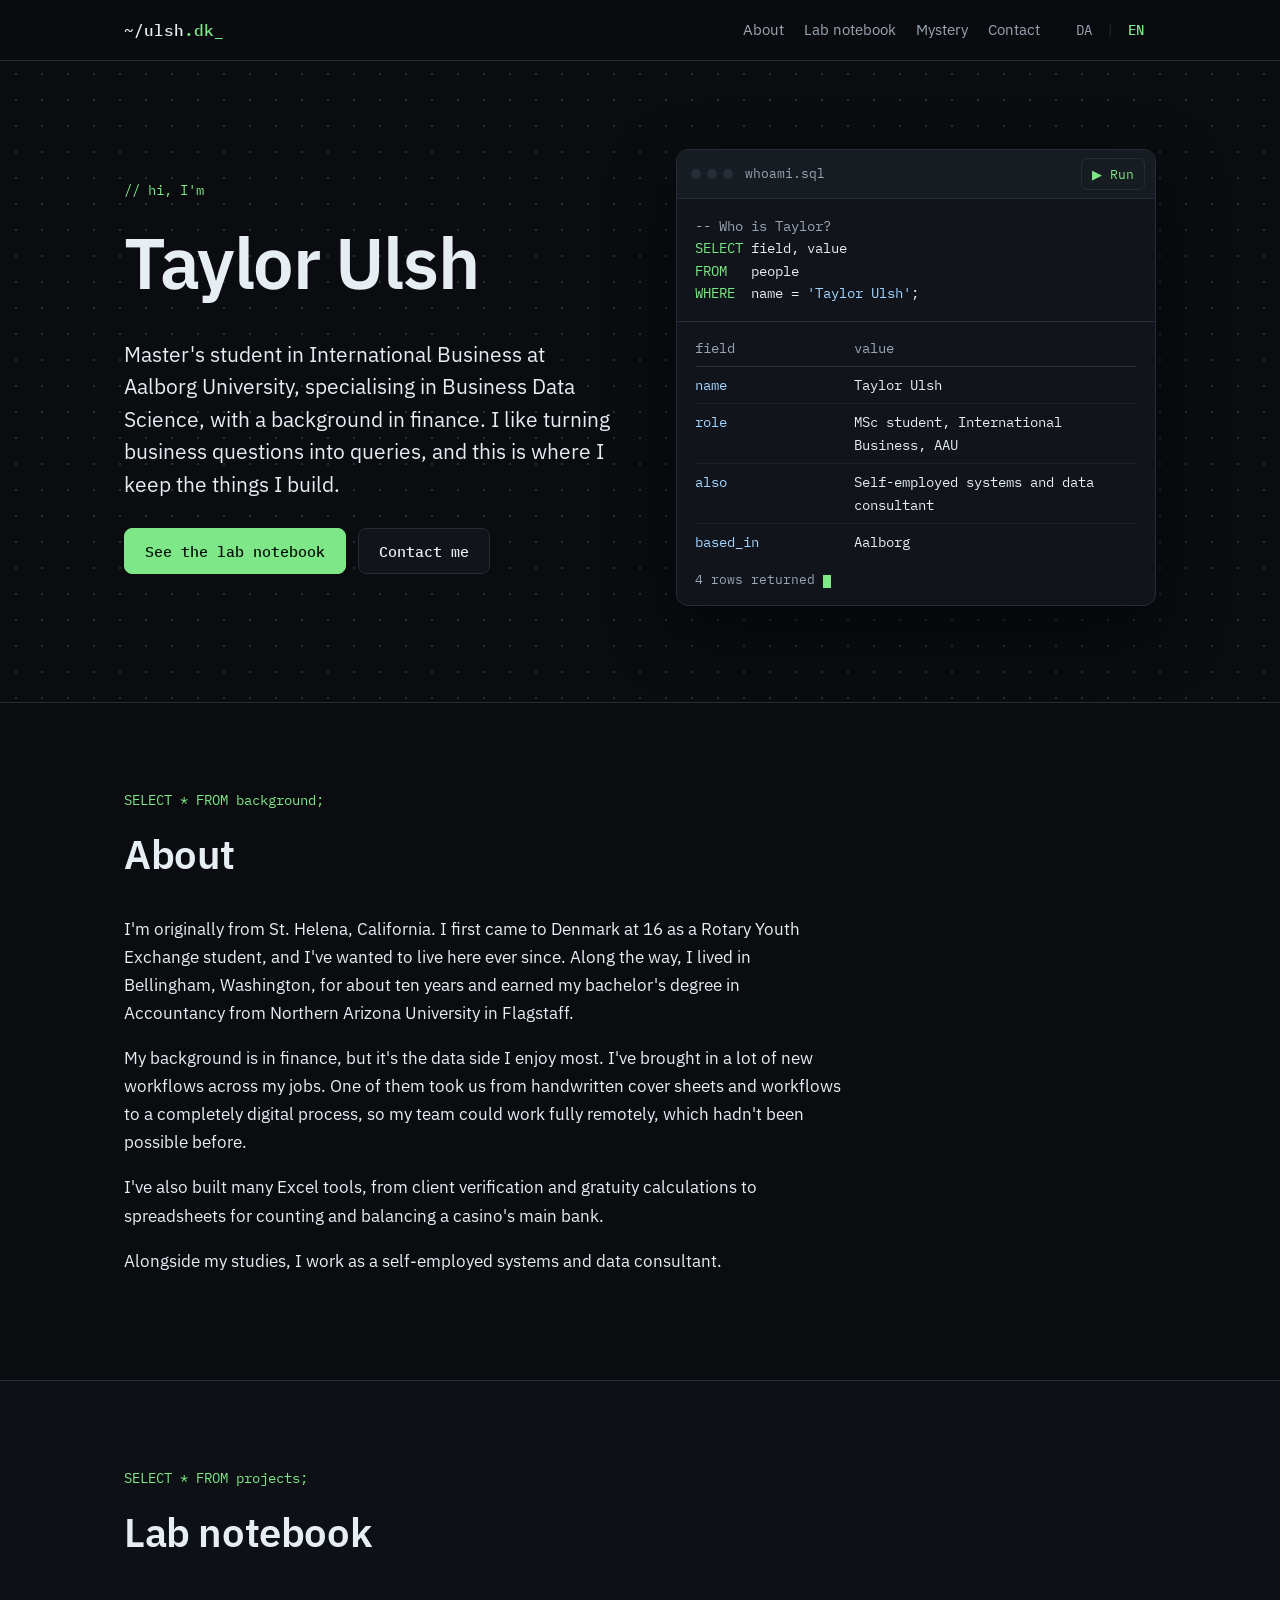
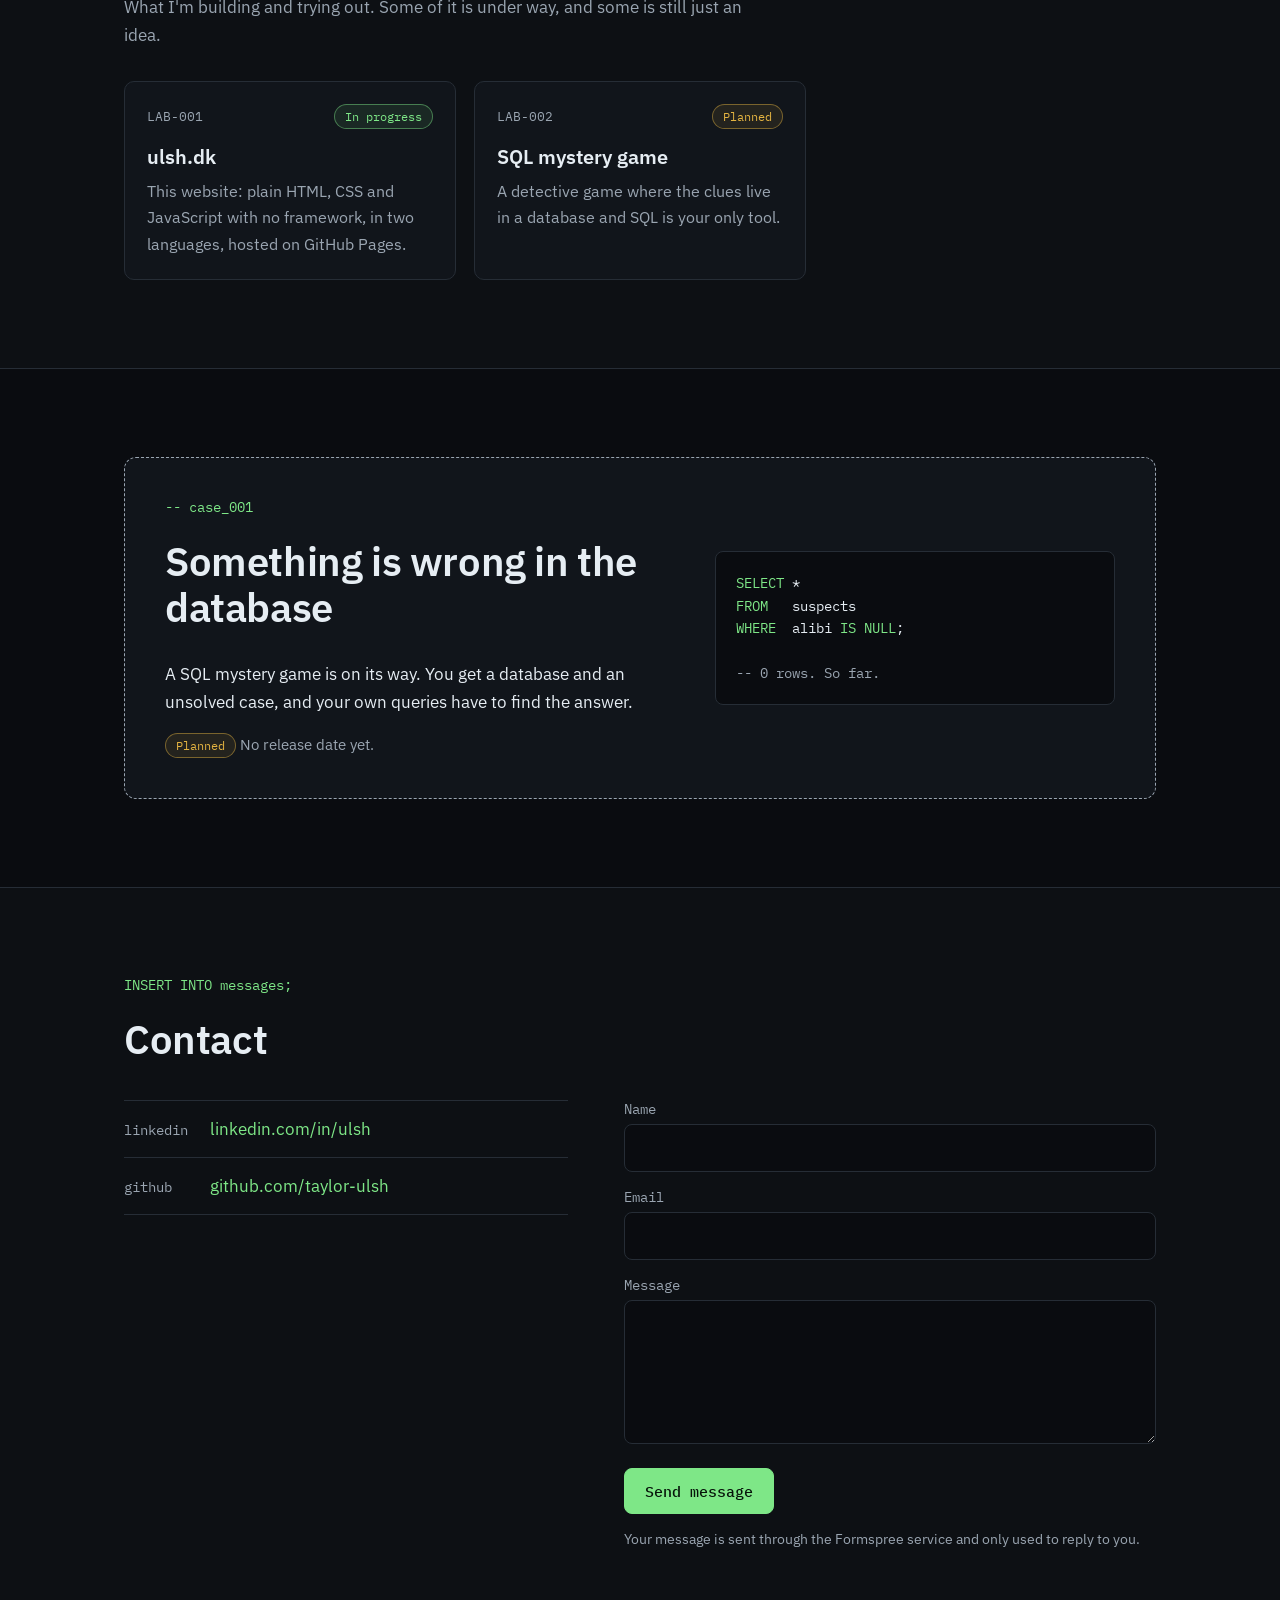
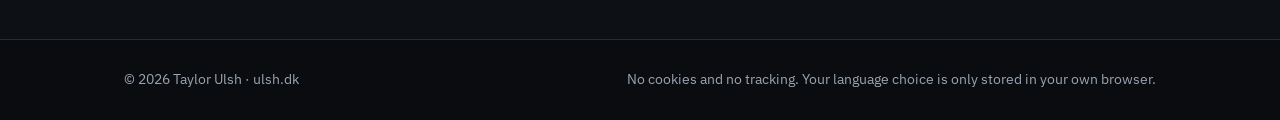
<file: index.html>
<!doctype html>
<html lang="da">
<head>
  <meta charset="utf-8">
  <meta name="viewport" content="width=device-width, initial-scale=1">
  <title>Taylor Ulsh</title>
  <meta name="description" content="Taylor Ulsh: personlig hjemmeside med projekter, lab-notesbog og kontakt. Personal website with projects, a lab notebook and contact details.">
  <meta name="theme-color" content="#0a0c10">
  <link rel="icon" href="favicon.svg" type="image/svg+xml">
  <link rel="preload" href="fonts/ibm-plex-sans-400.woff2" as="font" type="font/woff2" crossorigin>
  <link rel="preload" href="fonts/ibm-plex-mono-400.woff2" as="font" type="font/woff2" crossorigin>
  <link rel="stylesheet" href="css/style.css">
  <script>
    // runs before the page is drawn, so the wrong language never flashes up
    // a saved choice wins; otherwise the first danish or english browser language; otherwise english
    (function () {
      var lang = null;
      try {
        var saved = localStorage.getItem('lang');
        if (saved === 'da' || saved === 'en') lang = saved;
      } catch (e) {}
      if (!lang) {
        var prefs = navigator.languages || [navigator.language || ''];
        for (var i = 0; i < prefs.length && !lang; i++) {
          var code = String(prefs[i]).slice(0, 2).toLowerCase();
          if (code === 'da' || code === 'en') lang = code;
        }
      }
      document.documentElement.lang = lang || 'en';
      document.documentElement.classList.add('js');
    })();
  </script>
</head>
<body>
  <a class="skip-link" href="#main"><span lang="da">Gå til indhold</span><span lang="en">Skip to content</span></a>

  <header class="site-header">
    <div class="wrap header-inner">
      <a class="logo" href="#top">~/ulsh<span class="accent">.dk_</span></a>
      <nav class="site-nav" aria-label="Menu">
        <a href="#about"><span lang="da">Om mig</span><span lang="en">About</span></a>
        <a href="#lab"><span lang="da">Lab-notesbog</span><span lang="en">Lab notebook</span></a>
        <a href="#mystery"><span lang="da">Mysterie</span><span lang="en">Mystery</span></a>
        <a href="#contact"><span lang="da">Kontakt</span><span lang="en">Contact</span></a>
      </nav>
      <div class="lang-toggle" role="group" aria-label="Sprog / Language">
        <button type="button" data-set-lang="da" aria-label="Dansk">DA</button>
        <span aria-hidden="true">|</span>
        <button type="button" data-set-lang="en" aria-label="English">EN</button>
      </div>
    </div>
  </header>

  <main id="main">
    <section class="hero" id="top">
      <div class="wrap hero-grid">
        <div>
          <p class="section-label" lang="da">// hej, jeg er</p>
          <p class="section-label" lang="en">// hi, I'm</p>
          <h1>Taylor Ulsh</h1>
          <p class="lede" lang="da">Kandidatstuderende i International Business på Aalborg Universitet med fokus på Business Data Science og en baggrund inden for finans. Jeg kan godt lide at omsætte forretningsspørgsmål til dataforespørgsler, og her samler jeg de ting, jeg bygger.</p>
          <p class="lede" lang="en">Master's student in International Business at Aalborg University, specialising in Business Data Science, with a background in finance. I like turning business questions into queries, and this is where I keep the things I build.</p>
          <div class="hero-actions">
            <a class="btn btn-primary" href="#lab"><span lang="da">Se lab-notesbogen</span><span lang="en">See the lab notebook</span></a>
            <a class="btn" href="#contact"><span lang="da">Kontakt mig</span><span lang="en">Contact me</span></a>
          </div>
        </div>

        <figure class="sql-window play" id="sql-window">
          <div class="sql-bar">
            <span class="dots" aria-hidden="true"><i></i><i></i><i></i></span>
            <span class="sql-title">whoami.sql</span>
            <button type="button" class="sql-run" id="sql-run"><span aria-hidden="true">▶</span> <span lang="da">Kør</span><span lang="en">Run</span></button>
          </div>
          <pre class="sql-code"><code><span class="line" style="--i:0"><span class="c" lang="da">-- Hvem er Taylor?</span><span class="c" lang="en">-- Who is Taylor?</span></span><span class="line" style="--i:1"><span class="k">SELECT</span> field, value</span><span class="line" style="--i:2"><span class="k">FROM</span>   people</span><span class="line" style="--i:3"><span class="k">WHERE</span>  name = <span class="s">'Taylor Ulsh'</span>;</span></code></pre>
          <div class="sql-results">
            <table>
              <caption class="visually-hidden"><span lang="da">Resultat af forespørgslen om Taylor</span><span lang="en">Result of the query about Taylor</span></caption>
              <thead>
                <tr><th scope="col">field</th><th scope="col">value</th></tr>
              </thead>
              <tbody>
                <tr><th scope="row">name</th><td>Taylor Ulsh</td></tr>
                <tr><th scope="row">role</th><td><span lang="da">Kandidatstuderende, International Business, AAU</span><span lang="en">MSc student, International Business, AAU</span></td></tr>
                <tr><th scope="row">also</th><td><span lang="da">Selvstændig system- og datakonsulent</span><span lang="en">Self-employed systems and data consultant</span></td></tr>
                <tr><th scope="row">based_in</th><td>Aalborg</td></tr>
              </tbody>
            </table>
            <p class="sql-status"><span lang="da">4 rækker returneret</span><span lang="en">4 rows returned</span><span class="cursor" aria-hidden="true"></span></p>
          </div>
        </figure>
      </div>
    </section>

    <section class="section" id="about">
      <div class="wrap narrow">
        <p class="section-label">SELECT * FROM background;</p>
        <h2><span lang="da">Om mig</span><span lang="en">About</span></h2>
        <p lang="da">Jeg kommer oprindeligt fra St. Helena i Californien. Jeg kom første gang til Danmark som 16-årig som udvekslingsstudent gennem Rotary, og lige siden har jeg haft lyst til at bo her. Undervejs boede jeg omkring ti år i Bellingham i staten Washington og tog min bachelor i regnskab (Accountancy) på Northern Arizona University i Flagstaff.</p>
        <p lang="en">I'm originally from St. Helena, California. I first came to Denmark at 16 as a Rotary Youth Exchange student, and I've wanted to live here ever since. Along the way, I lived in Bellingham, Washington, for about ten years and earned my bachelor's degree in Accountancy from Northern Arizona University in Flagstaff.</p>
        <p lang="da">Min baggrund er inden for finans, men det er datasiden, jeg brænder mest for. I mine forskellige jobs har jeg indført mange nye arbejdsgange. Blandt andet gik vi fra håndskrevne følgeskemaer og manuelle rutiner til en fuldt digital proces, så mit team kunne arbejde 100% hjemmefra – hvilket ikke havde været muligt før.</p>
        <p lang="en">My background is in finance, but it's the data side I enjoy most. I've brought in a lot of new workflows across my jobs. One of them took us from handwritten cover sheets and workflows to a completely digital process, so my team could work fully remotely, which hadn't been possible before.</p>
        <p lang="da">Jeg har også opbygget mange Excel-værktøjer, lige fra kundeverifikation og beregning af drikkepenge til regneark til optælling og afstemning af hovedkassen på et kasino.</p>
        <p lang="en">I've also built many Excel tools, from client verification and gratuity calculations to spreadsheets for counting and balancing a casino's main bank.</p>
        <p lang="da">Ved siden af mine studier arbejder jeg som selvstændig system- og datakonsulent.</p>
        <p lang="en">Alongside my studies, I work as a self-employed systems and data consultant.</p>
      </div>
    </section>

    <section class="section section-alt" id="lab">
      <div class="wrap">
        <p class="section-label">SELECT * FROM projects;</p>
        <h2><span lang="da">Lab-notesbog</span><span lang="en">Lab notebook</span></h2>
        <p class="section-intro" lang="da">Det, jeg bygger og afprøver. Nogle ting er i gang, andre er stadig kun en idé.</p>
        <p class="section-intro" lang="en">What I'm building and trying out. Some of it is under way, and some is still just an idea.</p>

        <div class="lab-grid">
          <article class="lab-card">
            <div class="lab-meta">
              <span class="lab-id">LAB-001</span>
              <span class="badge badge-progress"><span lang="da">I gang</span><span lang="en">In progress</span></span>
            </div>
            <h3>ulsh.dk</h3>
            <p lang="da">Denne hjemmeside: ren HTML, CSS og JavaScript uden framework, på to sprog og hostet på GitHub Pages.</p>
            <p lang="en">This website: plain HTML, CSS and JavaScript with no framework, in two languages, hosted on GitHub Pages.</p>
          </article>

          <article class="lab-card">
            <div class="lab-meta">
              <span class="lab-id">LAB-002</span>
              <span class="badge badge-planned"><span lang="da">Planlagt</span><span lang="en">Planned</span></span>
            </div>
            <h3><span lang="da">SQL-mysteriespil</span><span lang="en">SQL mystery game</span></h3>
            <p lang="da">Et detektivspil, hvor sporene ligger i en database, og SQL er dit eneste værktøj.</p>
            <p lang="en">A detective game where the clues live in a database and SQL is your only tool.</p>
          </article>
        </div>
      </div>
    </section>

    <section class="section" id="mystery">
      <div class="wrap">
        <div class="case-file">
          <div>
            <p class="section-label"><span lang="da">-- sag_001</span><span lang="en">-- case_001</span></p>
            <h2><span lang="da">Noget er galt i databasen</span><span lang="en">Something is wrong in the database</span></h2>
            <p lang="da">Et SQL-mysteriespil er på vej. Du får en database og en uopklaret sag, og svaret skal du selv finde med dine forespørgsler.</p>
            <p lang="en">A SQL mystery game is on its way. You get a database and an unsolved case, and your own queries have to find the answer.</p>
            <p class="case-note"><span class="badge badge-planned"><span lang="da">Planlagt</span><span lang="en">Planned</span></span> <span lang="da">Ingen udgivelsesdato endnu.</span><span lang="en">No release date yet.</span></p>
          </div>
          <pre class="case-code" aria-hidden="true"><code><span class="k">SELECT</span> *
<span class="k">FROM</span>   suspects
<span class="k">WHERE</span>  alibi <span class="k">IS NULL</span>;

<span class="c" lang="da">-- 0 rækker. Indtil videre.</span><span class="c" lang="en">-- 0 rows. So far.</span></code></pre>
        </div>
      </div>
    </section>

    <section class="section section-alt" id="contact">
      <div class="wrap">
        <p class="section-label">INSERT INTO messages;</p>
        <h2><span lang="da">Kontakt</span><span lang="en">Contact</span></h2>
        <div class="contact-grid">
          <ul class="contact-links">
            <li><a href="https://www.linkedin.com/in/ulsh" rel="noopener"><span class="contact-key">linkedin</span> linkedin.com/in/ulsh</a></li>
            <li><a href="https://github.com/taylor-ulsh" rel="noopener"><span class="contact-key">github</span> github.com/taylor-ulsh</a></li>
          </ul>

          <!-- Static sites can't send mail, so Formspree delivers the form. -->
          <form class="contact-form" id="contact-form" action="https://formspree.io/f/xwvwapeg" method="POST">
            <div class="field">
              <label for="cf-name"><span lang="da">Navn</span><span lang="en">Name</span></label>
              <input id="cf-name" name="name" type="text" autocomplete="name" required>
            </div>
            <div class="field">
              <label for="cf-email"><span lang="da">E-mail</span><span lang="en">Email</span></label>
              <input id="cf-email" name="email" type="email" autocomplete="email" inputmode="email" required>
            </div>
            <div class="field">
              <label for="cf-message"><span lang="da">Besked</span><span lang="en">Message</span></label>
              <textarea id="cf-message" name="message" rows="5" required></textarea>
            </div>
            <!-- Spam trap: display:none so browser autofill skips it, but bots still fill it in and get rejected. -->
            <input type="text" name="_gotcha" style="display:none" tabindex="-1" autocomplete="off" aria-hidden="true">
            <button class="btn btn-primary" type="submit"><span lang="da">Send besked</span><span lang="en">Send message</span></button>
            <div class="form-status" aria-live="polite">
              <p data-state="sending" hidden><span lang="da">Sender…</span><span lang="en">Sending…</span></p>
              <p data-state="sent" class="ok" hidden><span lang="da">Tak! Din besked er sendt.</span><span lang="en">Thanks! Your message has been sent.</span></p>
              <p data-state="error" class="bad" hidden><span lang="da">Beskeden kunne ikke sendes. Prøv igen, eller skriv til mig på LinkedIn.</span><span lang="en">Your message couldn't be sent. Please try again, or write to me on LinkedIn.</span></p>
            </div>
            <p class="form-note" lang="da">Din besked sendes via tjenesten Formspree og bruges kun til at svare dig.</p>
            <p class="form-note" lang="en">Your message is sent through the Formspree service and only used to reply to you.</p>
          </form>
        </div>
      </div>
    </section>
  </main>

  <footer class="site-footer">
    <div class="wrap footer-inner">
      <span>© 2026 Taylor Ulsh · ulsh.dk</span>
      <span lang="da">Ingen cookies og ingen sporing. Dit sprogvalg gemmes kun i din egen browser.</span>
      <span lang="en">No cookies and no tracking. Your language choice is only stored in your own browser.</span>
    </div>
  </footer>

  <script src="js/main.js"></script>
</body>
</html>
</file>
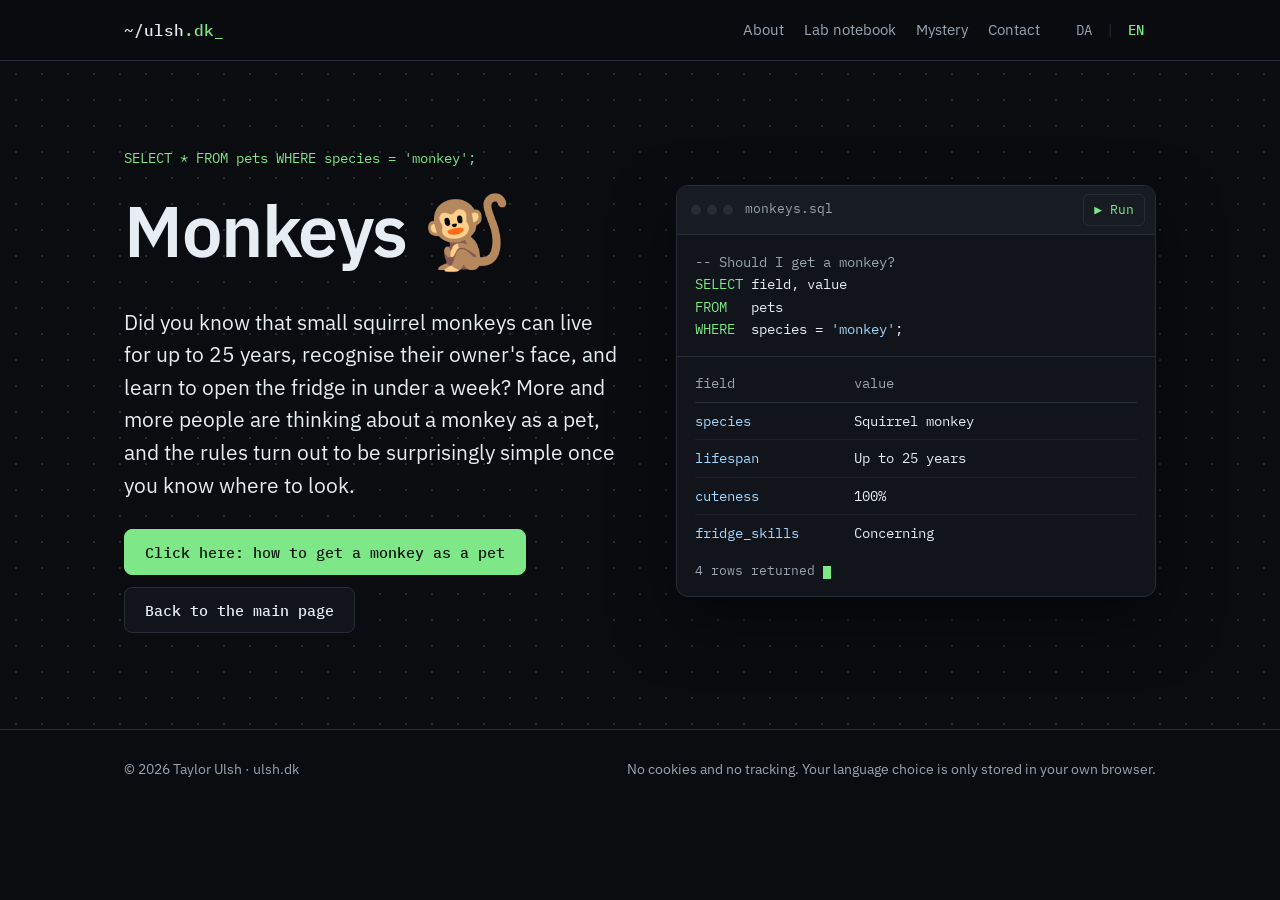
<file: monkeys/index.html>
<!doctype html>
<html lang="da">
<head>
  <meta charset="utf-8">
  <meta name="viewport" content="width=device-width, initial-scale=1">
  <title>Monkeys · Taylor Ulsh</title>
  <meta name="robots" content="noindex, nofollow">
  <meta name="theme-color" content="#0a0c10">
  <link rel="icon" href="../favicon.svg" type="image/svg+xml">
  <link rel="stylesheet" href="../css/style.css">
  <script>
    // same language choice as the main page
    (function () {
      var lang = null;
      try {
        var saved = localStorage.getItem('lang');
        if (saved === 'da' || saved === 'en') lang = saved;
      } catch (e) {}
      if (!lang) {
        var prefs = navigator.languages || [navigator.language || ''];
        for (var i = 0; i < prefs.length && !lang; i++) {
          var code = String(prefs[i]).slice(0, 2).toLowerCase();
          if (code === 'da' || code === 'en') lang = code;
        }
      }
      document.documentElement.lang = lang || 'en';
      document.documentElement.classList.add('js');
    })();
  </script>
</head>
<body>
  <header class="site-header">
    <div class="wrap header-inner">
      <a class="logo" href="../">~/ulsh<span class="accent">.dk_</span></a>
      <nav class="site-nav" aria-label="Menu">
        <a href="../#about"><span lang="da">Om mig</span><span lang="en">About</span></a>
        <a href="../#lab"><span lang="da">Lab-notesbog</span><span lang="en">Lab notebook</span></a>
        <a href="../#mystery"><span lang="da">Mysterie</span><span lang="en">Mystery</span></a>
        <a href="../#contact"><span lang="da">Kontakt</span><span lang="en">Contact</span></a>
      </nav>
      <div class="lang-toggle" role="group" aria-label="Sprog / Language">
        <button type="button" data-set-lang="da" aria-label="Dansk">DA</button>
        <span aria-hidden="true">|</span>
        <button type="button" data-set-lang="en" aria-label="English">EN</button>
      </div>
    </div>
  </header>

  <main id="main">
    <section class="hero">
      <div class="wrap hero-grid">
        <div>
          <p class="section-label">SELECT * FROM pets WHERE species = 'monkey';</p>
          <h1><span lang="da">Aber 🐒</span><span lang="en">Monkeys 🐒</span></h1>
          <p class="lede" lang="da">Vidste du, at små egernaber kan blive op til 25 år gamle, genkende deres ejers ansigt og lære at åbne køleskabet på under en uge? Flere og flere danskere overvejer en abe som kæledyr, men reglerne er overraskende enkle, når man ved, hvor man skal kigge.</p>
          <p class="lede" lang="en">Did you know that small squirrel monkeys can live for up to 25 years, recognise their owner's face, and learn to open the fridge in under a week? More and more people are thinking about a monkey as a pet, and the rules turn out to be surprisingly simple once you know where to look.</p>
          <div class="hero-actions">
            <a class="btn btn-primary" href="https://www.youtube.com/watch?v=dQw4w9WgXcQ" rel="noopener noreferrer"><span lang="da">Klik her: sådan får du en abe som kæledyr</span><span lang="en">Click here: how to get a monkey as a pet</span></a>
            <a class="btn" href="../"><span lang="da">Tilbage til forsiden</span><span lang="en">Back to the main page</span></a>
          </div>
        </div>

        <figure class="sql-window play" id="sql-window">
          <div class="sql-bar">
            <span class="dots" aria-hidden="true"><i></i><i></i><i></i></span>
            <span class="sql-title">monkeys.sql</span>
            <button type="button" class="sql-run" id="sql-run"><span aria-hidden="true">▶</span> <span lang="da">Kør</span><span lang="en">Run</span></button>
          </div>
          <pre class="sql-code"><code><span class="line" style="--i:0"><span class="c" lang="da">-- Skal jeg have en abe?</span><span class="c" lang="en">-- Should I get a monkey?</span></span><span class="line" style="--i:1"><span class="k">SELECT</span> field, value</span><span class="line" style="--i:2"><span class="k">FROM</span>   pets</span><span class="line" style="--i:3"><span class="k">WHERE</span>  species = <span class="s">'monkey'</span>;</span></code></pre>
          <div class="sql-results">
            <table>
              <caption class="visually-hidden"><span lang="da">Fakta om aber</span><span lang="en">Monkey facts</span></caption>
              <thead>
                <tr><th scope="col">field</th><th scope="col">value</th></tr>
              </thead>
              <tbody>
                <tr><th scope="row">species</th><td><span lang="da">Egernabe</span><span lang="en">Squirrel monkey</span></td></tr>
                <tr><th scope="row">lifespan</th><td><span lang="da">Op til 25 år</span><span lang="en">Up to 25 years</span></td></tr>
                <tr><th scope="row">cuteness</th><td>100%</td></tr>
                <tr><th scope="row">fridge_skills</th><td><span lang="da">Bekymrende</span><span lang="en">Concerning</span></td></tr>
              </tbody>
            </table>
            <p class="sql-status"><span lang="da">4 rækker returneret</span><span lang="en">4 rows returned</span><span class="cursor" aria-hidden="true"></span></p>
          </div>
        </figure>
      </div>
    </section>
  </main>

  <footer class="site-footer">
    <div class="wrap footer-inner">
      <span>© 2026 Taylor Ulsh · ulsh.dk</span>
      <span lang="da">Ingen cookies og ingen sporing. Dit sprogvalg gemmes kun i din egen browser.</span>
      <span lang="en">No cookies and no tracking. Your language choice is only stored in your own browser.</span>
    </div>
  </footer>

  <script>
    // language toggle only (main.js expects elements this page doesn't have)
    (function () {
      var root = document.documentElement;
      var buttons = document.querySelectorAll('[data-set-lang]');
      function applyLang(lang) {
        root.lang = lang;
        document.title = (lang === 'da' ? 'Aber' : 'Monkeys') + ' · Taylor Ulsh';
        buttons.forEach(function (b) { b.setAttribute('aria-pressed', String(b.dataset.setLang === lang)); });
      }
      buttons.forEach(function (b) {
        b.addEventListener('click', function () {
          applyLang(b.dataset.setLang);
          try { localStorage.setItem('lang', b.dataset.setLang); } catch (e) {}
        });
      });
      applyLang(root.lang);

      // SQL window: "Run" replays the animation, same as the main page
      var sqlWindow = document.getElementById('sql-window');
      document.getElementById('sql-run').addEventListener('click', function () {
        sqlWindow.classList.remove('play');
        void sqlWindow.offsetWidth; // makes the browser notice the removal, so the animation restarts
        sqlWindow.classList.add('play');
      });
    })();
  </script>
</body>
</html>
</file>
<file: css/style.css>
/* Fonts are hosted with the site, so visitors' browsers never contact Google. */
@font-face { font-family: "IBM Plex Sans"; src: url("../fonts/ibm-plex-sans-400.woff2") format("woff2"); font-weight: 400; font-display: swap; }
@font-face { font-family: "IBM Plex Sans"; src: url("../fonts/ibm-plex-sans-600.woff2") format("woff2"); font-weight: 600; font-display: swap; }
@font-face { font-family: "IBM Plex Mono"; src: url("../fonts/ibm-plex-mono-400.woff2") format("woff2"); font-weight: 400; font-display: swap; }
@font-face { font-family: "IBM Plex Mono"; src: url("../fonts/ibm-plex-mono-500.woff2") format("woff2"); font-weight: 500; font-display: swap; }

:root {
  color-scheme: dark;
  --bg: #0a0c10;
  --surface: #11151b;
  --surface-2: #171c23;
  --line: #262d36;
  --text: #e6edf3;
  --muted: #9aa5b1;
  --accent: #7ee787;
  --string: #a5d6ff;
  --amber: #e3b341;
  --red: #ff9492;
  --sans: "IBM Plex Sans", system-ui, -apple-system, "Segoe UI", sans-serif;
  --mono: "IBM Plex Mono", ui-monospace, Menlo, Consolas, monospace;
  --header-height: 60px;
}

/* The language switch: only text in the active language is shown. */
html[lang="da"] [lang="en"],
html[lang="en"] [lang="da"] { display: none; }

html:not(.js) .lang-toggle,
html:not(.js) .sql-run { display: none; }

*, *::before, *::after { box-sizing: border-box; }

html {
  scroll-behavior: smooth;
  scroll-padding-top: calc(var(--header-height) + 16px);
  -webkit-text-size-adjust: 100%;
}

body {
  margin: 0;
  background: var(--bg);
  color: var(--text);
  font: 400 17px/1.65 var(--sans);
  overflow-wrap: break-word;
}

h1, h2, h3 { line-height: 1.15; margin: 0; font-weight: 600; }
p { margin: 0 0 1em; }
pre, code { font-family: var(--mono); }
a { color: var(--accent); text-underline-offset: 3px; }
:focus-visible { outline: 2px solid var(--accent); outline-offset: 3px; border-radius: 2px; }

.wrap { width: min(1080px, 100%); margin-inline: auto; padding-inline: 24px; }
.narrow > * { max-width: 720px; }
.accent { color: var(--accent); }

.visually-hidden {
  position: absolute; width: 1px; height: 1px; margin: -1px; padding: 0;
  overflow: hidden; clip-path: inset(50%); white-space: nowrap; border: 0;
}

.skip-link {
  position: absolute; left: 12px; top: -60px; z-index: 20;
  padding: 8px 14px; background: var(--accent); color: var(--bg); border-radius: 6px;
}
.skip-link:focus { top: 12px; }

/* Header */
.site-header {
  position: sticky; top: 0; z-index: 10;
  background: rgba(10, 12, 16, .92);
  backdrop-filter: blur(8px);
  border-bottom: 1px solid var(--line);
}
.header-inner { display: flex; align-items: center; gap: 24px; min-height: var(--header-height); }
.logo { font: 500 16px var(--mono); color: var(--text); text-decoration: none; }
.site-nav { display: flex; gap: 20px; margin-left: auto; }
.site-nav a { color: var(--muted); font-size: 15px; text-decoration: none; padding: 6px 0; }
.site-nav a:hover { color: var(--text); }

.lang-toggle { display: flex; align-items: center; gap: 2px; font: 400 14px var(--mono); color: var(--line); }
.lang-toggle button {
  min-width: 40px; min-height: 40px; padding: 0 6px;
  background: none; border: 0; border-radius: 6px;
  color: var(--muted); font: inherit; cursor: pointer;
}
.lang-toggle button:hover { color: var(--text); }
.lang-toggle button[aria-pressed="true"] { color: var(--accent); font-weight: 500; }

/* Hero */
.hero {
  padding-block: 88px 96px;
  background-image: radial-gradient(var(--line) 1px, transparent 1px);
  background-size: 26px 26px;
  background-position: center top;
}
.hero-grid { display: grid; grid-template-columns: minmax(0, 1fr) minmax(0, 480px); gap: 56px; align-items: center; }
h1 { font-size: clamp(44px, 7vw, 72px); letter-spacing: -.02em; margin-bottom: 34px; }
.lede { font-size: clamp(18px, 2vw, 21px); line-height: 1.55; color: var(--text); margin-bottom: 28px; }
.hero-actions { display: flex; flex-wrap: wrap; gap: 12px; }

.btn {
  display: inline-flex; align-items: center; justify-content: center;
  min-height: 46px; padding: 0 20px;
  background: var(--surface); color: var(--text);
  border: 1px solid var(--line); border-radius: 8px;
  font: 500 15px var(--mono); text-decoration: none; cursor: pointer;
}
.btn:hover { border-color: var(--muted); }
.btn-primary { background: var(--accent); border-color: var(--accent); color: #07140a; }
.btn-primary:hover { background: #98efa0; border-color: #98efa0; }
.btn:disabled { opacity: .6; cursor: progress; }

/* SQL window */
.sql-window {
  margin: 0;
  background: var(--surface);
  border: 1px solid var(--line);
  border-radius: 12px;
  overflow: hidden;
  box-shadow: 0 24px 60px rgba(0, 0, 0, .5);
  font: 400 14px/1.6 var(--mono);
}
.sql-bar { display: flex; align-items: center; gap: 12px; padding: 8px 10px 8px 14px; background: var(--surface-2); border-bottom: 1px solid var(--line); }
.dots { display: flex; gap: 6px; }
.dots i { width: 10px; height: 10px; border-radius: 50%; background: var(--line); }
.sql-title { color: var(--muted); font-size: 13px; }
.sql-run {
  margin-left: auto; min-height: 32px; padding: 0 10px;
  background: none; border: 1px solid var(--line); border-radius: 6px;
  color: var(--accent); font: 400 13px var(--mono); cursor: pointer;
}
.sql-run:hover { border-color: var(--accent); }

.sql-code { margin: 0; padding: 16px 18px; overflow-x: auto; }
.line { display: block; white-space: pre; min-height: 1.6em; }
.k { color: var(--accent); }
.s { color: var(--string); }
.c { color: var(--muted); }

.sql-results { padding: 0 18px 14px; border-top: 1px solid var(--line); }
.sql-results table { width: 100%; border-collapse: collapse; margin-top: 8px; table-layout: fixed; }
.sql-results th, .sql-results td { padding: 7px 10px 7px 0; text-align: left; vertical-align: top; font-weight: 400; }
.sql-results thead th { color: var(--muted); border-bottom: 1px solid var(--line); }
.sql-results thead th:first-child, .sql-results tbody th { width: 36%; }
.sql-results tbody th { color: var(--string); }
.sql-results tbody tr + tr > * { border-top: 1px solid rgba(38, 45, 54, .55); }
.sql-status { margin: 10px 0 0; color: var(--muted); font-size: 13px; }
.cursor { display: inline-block; width: 8px; height: 1em; margin-left: 8px; vertical-align: text-bottom; background: var(--accent); animation: blink 1.1s steps(2, jump-none) infinite; }

/* The query "types" itself line by line, then the results appear. */
.play .line { animation: type .55s steps(28) both; animation-delay: calc(var(--i) * .5s + .2s); }
.play .sql-results { animation: appear .35s ease-out 2.5s both; }

@keyframes type { from { clip-path: inset(0 100% 0 0); } to { clip-path: inset(0 0 0 0); } }
@keyframes appear { from { opacity: 0; transform: translateY(6px); } to { opacity: 1; transform: none; } }
@keyframes blink { from { opacity: 1; } to { opacity: 0; } }

@media (prefers-reduced-motion: reduce) {
  html { scroll-behavior: auto; }
  .play .line, .play .sql-results, .cursor { animation: none; }
  .sql-run { display: none; }
}

/* Sections */
.section { padding-block: 88px; border-top: 1px solid var(--line); }
.section-alt { background: #0d1014; }
.section-label { margin-bottom: 22px; font: 400 14px var(--mono); color: var(--accent); }
h2 { font-size: clamp(30px, 4vw, 40px); letter-spacing: -.01em; margin-bottom: 38px; }
.section-intro { max-width: 640px; color: var(--muted); margin-bottom: 32px; }

/* Lab notebook */
.lab-grid { display: grid; grid-template-columns: repeat(auto-fill, minmax(min(300px, 100%), 1fr)); gap: 18px; }
.lab-card { display: flex; flex-direction: column; padding: 22px; background: var(--surface); border: 1px solid var(--line); border-radius: 10px; }
.lab-card h3 { font-size: 20px; margin-bottom: 10px; }
.lab-card p { margin: 0; color: var(--muted); font-size: 16px; }
.lab-meta { display: flex; align-items: center; justify-content: space-between; gap: 10px; margin-bottom: 16px; }
.lab-id { font: 400 13px var(--mono); color: var(--muted); }

.badge { display: inline-block; padding: 2px 10px; border: 1px solid; border-radius: 999px; font: 400 12px/1.6 var(--mono); white-space: nowrap; }
.badge-progress { color: var(--accent); border-color: rgba(126, 231, 135, .45); background: rgba(126, 231, 135, .09); }
.badge-planned { color: var(--amber); border-color: rgba(227, 179, 65, .45); background: rgba(227, 179, 65, .09); }

/* Mystery teaser */
.case-file {
  display: grid; grid-template-columns: minmax(0, 1fr) minmax(0, 400px); gap: 40px; align-items: center;
  padding: 40px;
  background: var(--surface);
  border: 1px dashed var(--muted);
  border-radius: 12px;
}
.case-file h2 { margin-bottom: 30px; }
.case-note { margin: 0; color: var(--muted); font-size: 15px; }
.case-code { margin: 0; padding: 20px; background: var(--bg); border: 1px solid var(--line); border-radius: 8px; font-size: 14px; line-height: 1.6; overflow-x: auto; }

/* Contact */
.contact-grid { display: grid; grid-template-columns: minmax(0, 1fr) minmax(0, 1.2fr); gap: 56px; align-items: start; }
.contact-links { list-style: none; margin: 0; padding: 0; }
.contact-links li { border-bottom: 1px solid var(--line); }
.contact-links li:first-child { border-top: 1px solid var(--line); }
.contact-links a { display: flex; flex-wrap: wrap; align-items: baseline; gap: 2px 14px; padding: 14px 0; text-decoration: none; }
.contact-links a:hover { text-decoration: underline; }
.contact-key { width: 72px; flex: none; font: 400 14px var(--mono); color: var(--muted); }

.field { margin-bottom: 16px; }
.field label { display: block; margin-bottom: 6px; font: 400 14px var(--mono); color: var(--muted); }
/* 16px text stops iPhones from zooming in when a field is tapped. */
input, textarea {
  width: 100%; padding: 11px 13px;
  background: var(--bg); color: var(--text);
  border: 1px solid var(--line); border-radius: 8px;
  font: 400 16px/1.5 var(--sans);
}
textarea { resize: vertical; }
input:focus, textarea:focus { outline: 2px solid var(--accent); outline-offset: 0; border-color: transparent; }
.form-status p { margin: 14px 0 0; font-size: 15px; color: var(--muted); }
.form-status .ok { color: var(--accent); }
.form-status .bad { color: var(--red); }
.form-note { margin: 14px 0 0; font-size: 14px; color: var(--muted); }

/* Footer */
.site-footer { padding-block: 28px; border-top: 1px solid var(--line); color: var(--muted); font-size: 14px; }
.footer-inner { display: flex; flex-wrap: wrap; justify-content: space-between; gap: 6px 24px; }

/* Tablets and smaller: one column */
@media (max-width: 860px) {
  .hero { padding-block: 56px 64px; }
  .hero-grid, .case-file, .contact-grid { grid-template-columns: minmax(0, 1fr); gap: 36px; }
  .case-file { padding: 28px; }
  .section { padding-block: 64px; }
}

/* Phones: the menu gets its own row and the header scrolls away to save space */
@media (max-width: 640px) {
  body { font-size: 16px; }
  .wrap { padding-inline: 16px; }
  html { scroll-padding-top: 12px; }
  .site-header { position: static; }
  .header-inner { flex-wrap: wrap; gap: 0 16px; padding-block: 6px; }
  .lang-toggle { margin-left: auto; }
  .lang-toggle button { min-width: 44px; min-height: 44px; }
  .site-nav { order: 3; width: 100%; margin: 0; justify-content: space-between; gap: 10px; }
  .site-nav a { font-size: 14px; padding: 10px 0; }
  .hero { padding-block: 40px 48px; }
  .hero-actions .btn { flex: 1 1 100%; }
  .sql-window { font-size: 13px; }
  .sql-code { padding: 14px; }
  .sql-results { padding: 0 14px 12px; }
  .case-file { padding: 22px 18px; }
  .contact-form .btn { width: 100%; }
}
</file>
